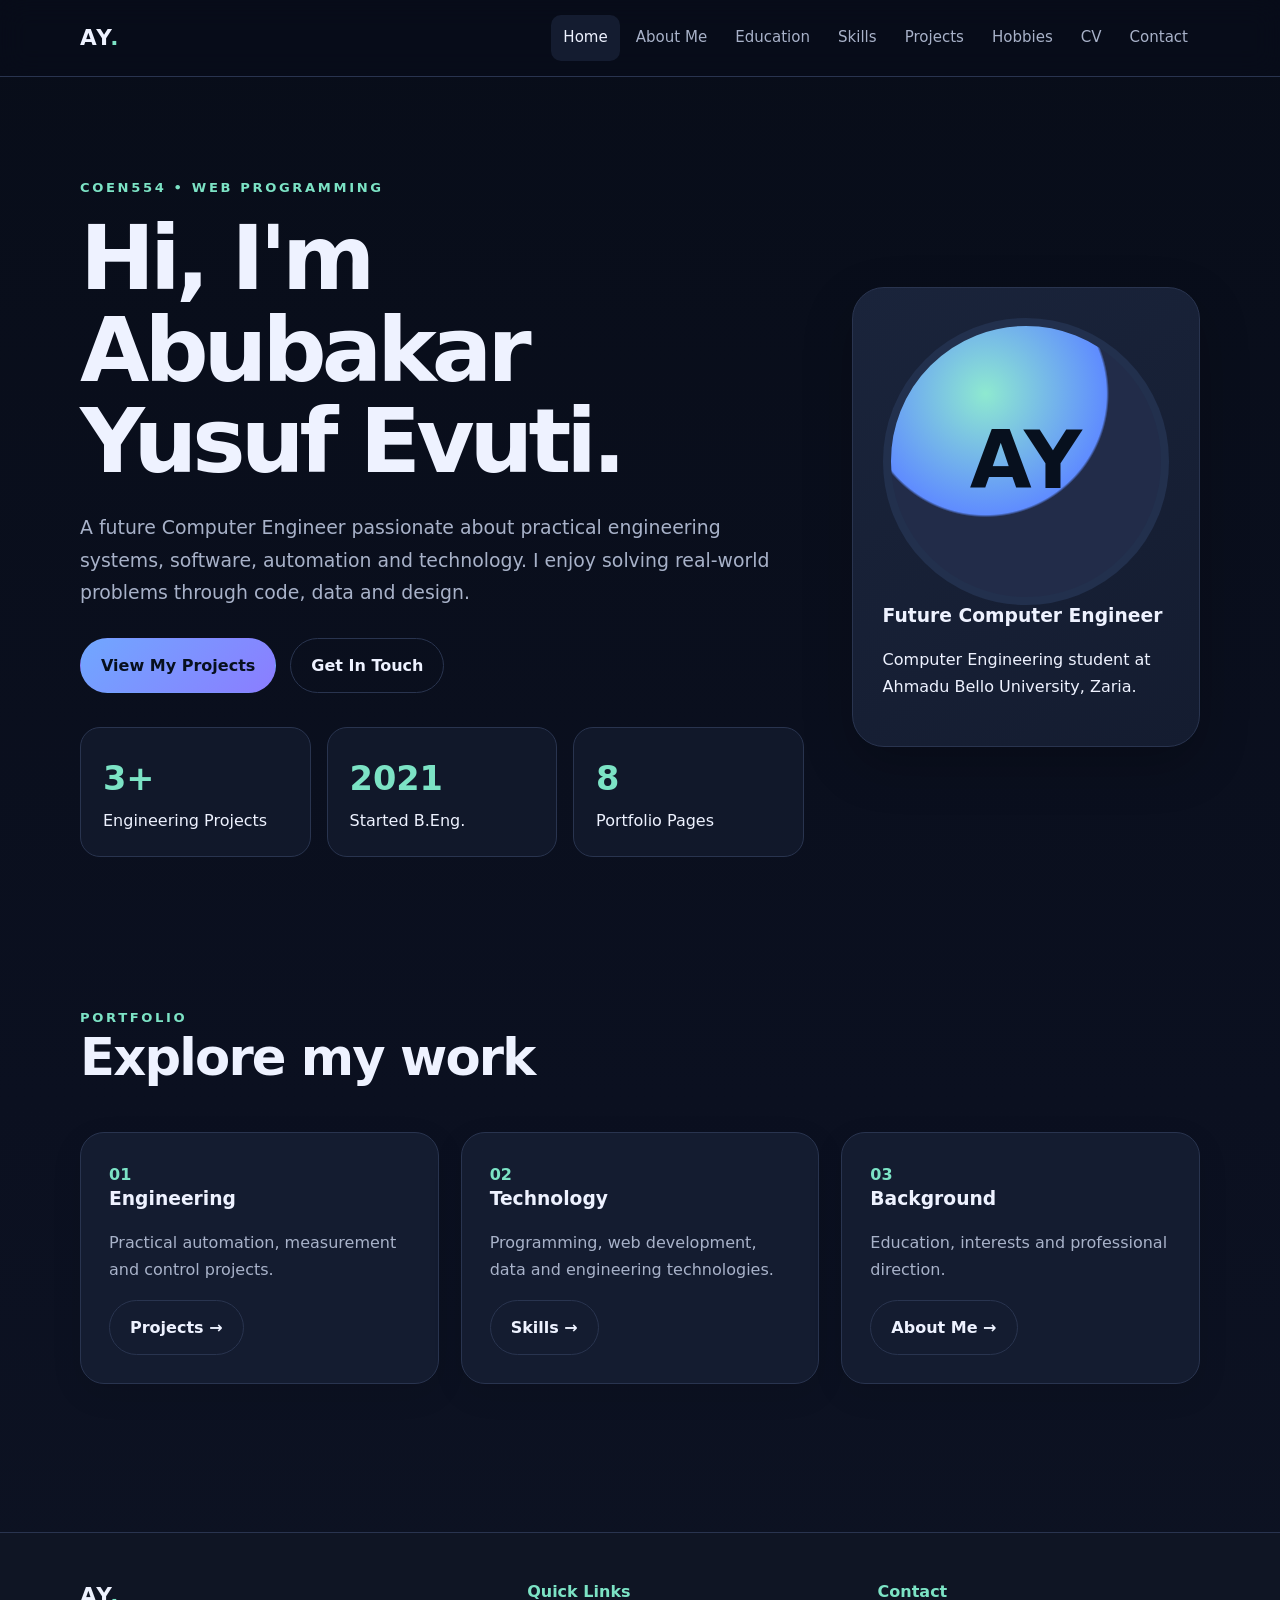
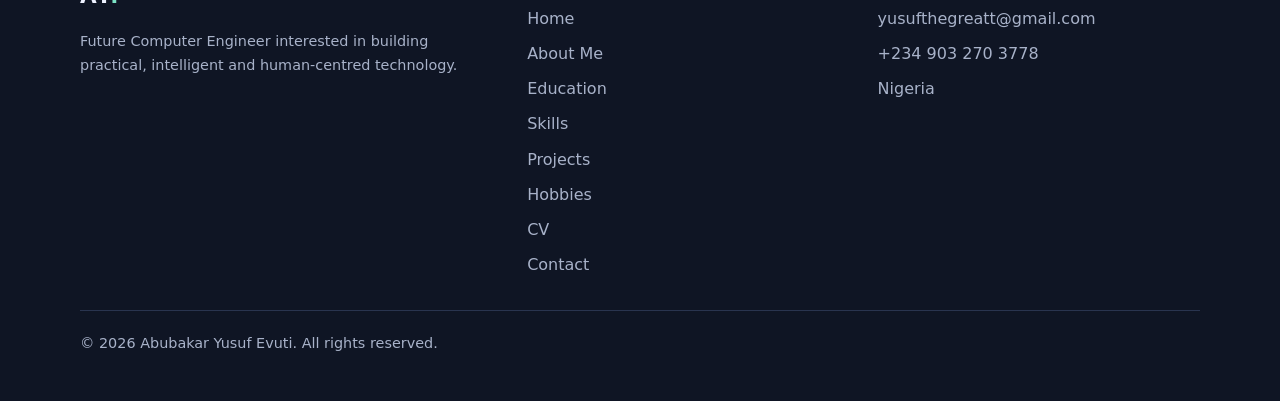
<file: index.html>
<!doctype html>
<html lang="en">
<head>
<meta charset="utf-8">
<meta name="viewport" content="width=device-width, initial-scale=1">
<meta name="description" content="Personal portfolio of Abubakar Yusuf Evuti, a future Computer Engineer.">
<title>Home | Abubakar Yusuf Evuti</title>
<link rel="stylesheet" href="assets/css/style.css">
<script type="application/ld+json">{"@context": "https://schema.org", "@type": "Person", "name": "Abubakar Yusuf Evuti", "jobTitle": "Future Computer Engineer", "email": "mailto:yusufthegreatt@gmail.com", "telephone": "+234 903 270 3778", "url": ""}</script>
</head>
<body>
<a class="skip-link" href="#main">Skip to content</a>
<header class="site-header">
  <div class="container nav-wrap">
    <a class="brand" href="index.html">AY<span>.</span></a>
    <label class="menu-button" for="menu-toggle" aria-label="Open navigation">☰</label>
    <input class="menu-toggle" type="checkbox" id="menu-toggle">
    <nav aria-label="Primary navigation">
      <ul class="nav-list"><li><a href="index.html" aria-current="page">Home</a></li>
<li><a href="about.html" >About Me</a></li>
<li><a href="education.html" >Education</a></li>
<li><a href="skills.html" >Skills</a></li>
<li><a href="projects.html" >Projects</a></li>
<li><a href="hobbies.html" >Hobbies</a></li>
<li><a href="cv.html" >CV</a></li>
<li><a href="contact.html" >Contact</a></li></ul>
    </nav>
  </div>
</header>

<main id="main">
<section class="hero">
  <div class="container hero-grid">
    <div>
      <div class="eyebrow">COEN554 • Web Programming</div>
      <h1>Hi, I'm<br>Abubakar Yusuf Evuti.</h1>
      <p class="lead">A future Computer Engineer passionate about practical engineering systems, software, automation and technology. I enjoy solving real-world problems through code, data and design.</p>
      <div class="actions">
        <a class="btn btn-primary" href="projects.html">View My Projects</a>
        <a class="btn" href="contact.html">Get In Touch</a>
      </div>
      <div class="stat-grid">
        <div class="stat"><strong>3+</strong><span>Engineering Projects</span></div>
        <div class="stat"><strong>2021</strong><span>Started B.Eng.</span></div>
        <div class="stat"><strong>8</strong><span>Portfolio Pages</span></div>
      </div>
    </div>
    <aside class="profile-card">
      <div class="avatar" aria-label="Profile placeholder">AY</div>
      <h3>Future Computer Engineer</h3>
      <p>Computer Engineering student at Ahmadu Bello University, Zaria.</p>
    </aside>
  </div>
</section>
<section class="section">
  <div class="container">
    <div class="section-head"><div><div class="eyebrow">Portfolio</div><h2>Explore my work</h2></div></div>
    <div class="grid-3">
      <article class="card"><span class="kicker">01</span><h3>Engineering</h3><p>Practical automation, measurement and control projects.</p><a class="btn" href="projects.html">Projects →</a></article>
      <article class="card"><span class="kicker">02</span><h3>Technology</h3><p>Programming, web development, data and engineering technologies.</p><a class="btn" href="skills.html">Skills →</a></article>
      <article class="card"><span class="kicker">03</span><h3>Background</h3><p>Education, interests and professional direction.</p><a class="btn" href="about.html">About Me →</a></article>
    </div>
  </div>
</section>
</main>

<footer class="site-footer">
  <div class="container footer-grid">
    <div>
      <div class="brand">AY<span>.</span></div>
      <p class="note">Future Computer Engineer interested in building practical, intelligent and human-centred technology.</p>
    </div>
    <div>
      <div class="footer-title">Quick Links</div>
      <div class="footer-links"><a href="index.html">Home</a>
<a href="about.html">About Me</a>
<a href="education.html">Education</a>
<a href="skills.html">Skills</a>
<a href="projects.html">Projects</a>
<a href="hobbies.html">Hobbies</a>
<a href="cv.html">CV</a>
<a href="contact.html">Contact</a></div>
    </div>
    <div>
      <div class="footer-title">Contact</div>
      <div class="footer-links">
        <a href="mailto:yusufthegreatt@gmail.com">yusufthegreatt@gmail.com</a>
        <a href="tel:+2349032703778">+234 903 270 3778</a>
        <span>Nigeria</span>
      </div>
    </div>
  </div>
  <div class="container copyright">© 2026 Abubakar Yusuf Evuti. All rights reserved.</div>
</footer>
</body>
</html>
</file>
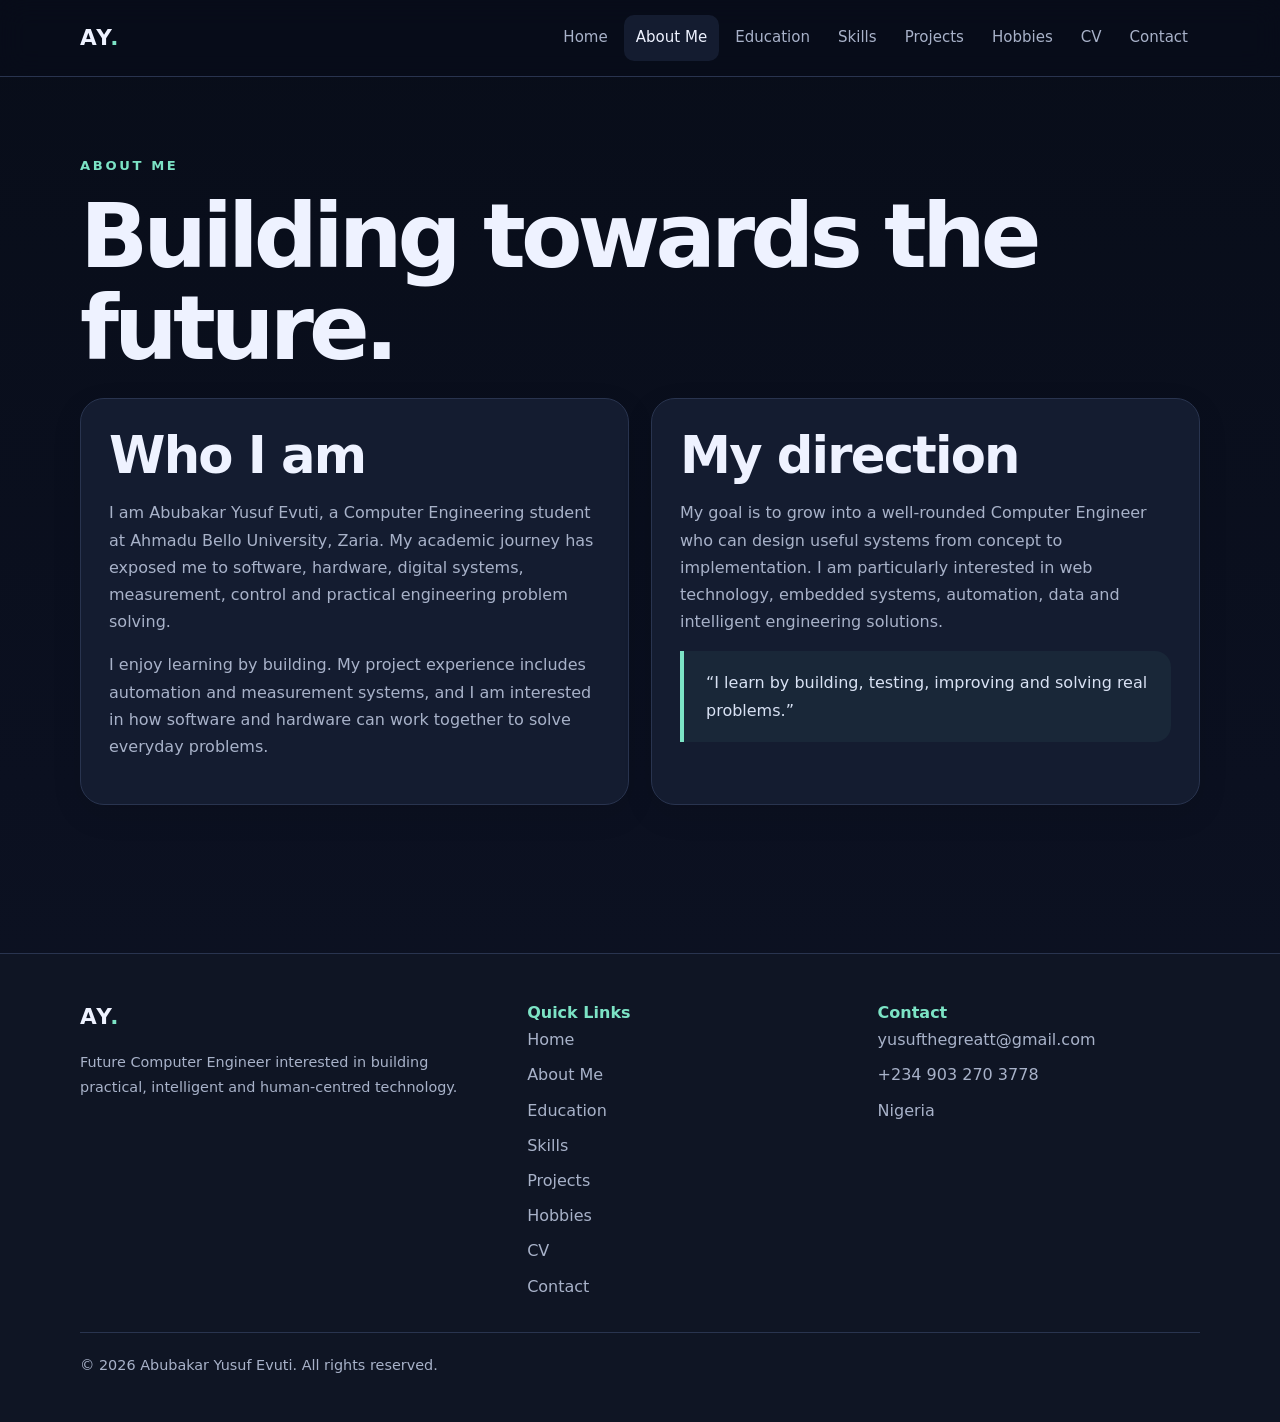
<file: about.html>
<!doctype html>
<html lang="en">
<head>
<meta charset="utf-8">
<meta name="viewport" content="width=device-width, initial-scale=1">
<meta name="description" content="About Abubakar Yusuf Evuti, a Computer Engineering student.">
<title>About Me | Abubakar Yusuf Evuti</title>
<link rel="stylesheet" href="assets/css/style.css">
<script type="application/ld+json">{"@context": "https://schema.org", "@type": "Person", "name": "Abubakar Yusuf Evuti", "jobTitle": "Future Computer Engineer", "email": "mailto:yusufthegreatt@gmail.com", "telephone": "+234 903 270 3778", "url": ""}</script>
</head>
<body>
<a class="skip-link" href="#main">Skip to content</a>
<header class="site-header">
  <div class="container nav-wrap">
    <a class="brand" href="index.html">AY<span>.</span></a>
    <label class="menu-button" for="menu-toggle" aria-label="Open navigation">☰</label>
    <input class="menu-toggle" type="checkbox" id="menu-toggle">
    <nav aria-label="Primary navigation">
      <ul class="nav-list"><li><a href="index.html" >Home</a></li>
<li><a href="about.html" aria-current="page">About Me</a></li>
<li><a href="education.html" >Education</a></li>
<li><a href="skills.html" >Skills</a></li>
<li><a href="projects.html" >Projects</a></li>
<li><a href="hobbies.html" >Hobbies</a></li>
<li><a href="cv.html" >CV</a></li>
<li><a href="contact.html" >Contact</a></li></ul>
    </nav>
  </div>
</header>

<main id="main">
<section class="section">
  <div class="container">
    <div class="eyebrow">About Me</div><h1>Building towards the future.</h1>
    <div class="grid-2">
      <article class="card">
        <h2>Who I am</h2>
        <p>I am Abubakar Yusuf Evuti, a Computer Engineering student at Ahmadu Bello University, Zaria. My academic journey has exposed me to software, hardware, digital systems, measurement, control and practical engineering problem solving.</p>
        <p>I enjoy learning by building. My project experience includes automation and measurement systems, and I am interested in how software and hardware can work together to solve everyday problems.</p>
      </article>
      <article class="card">
        <h2>My direction</h2>
        <p>My goal is to grow into a well-rounded Computer Engineer who can design useful systems from concept to implementation. I am particularly interested in web technology, embedded systems, automation, data and intelligent engineering solutions.</p>
        <div class="quote">“I learn by building, testing, improving and solving real problems.”</div>
      </article>
    </div>
  </div>
</section>
</main>

<footer class="site-footer">
  <div class="container footer-grid">
    <div>
      <div class="brand">AY<span>.</span></div>
      <p class="note">Future Computer Engineer interested in building practical, intelligent and human-centred technology.</p>
    </div>
    <div>
      <div class="footer-title">Quick Links</div>
      <div class="footer-links"><a href="index.html">Home</a>
<a href="about.html">About Me</a>
<a href="education.html">Education</a>
<a href="skills.html">Skills</a>
<a href="projects.html">Projects</a>
<a href="hobbies.html">Hobbies</a>
<a href="cv.html">CV</a>
<a href="contact.html">Contact</a></div>
    </div>
    <div>
      <div class="footer-title">Contact</div>
      <div class="footer-links">
        <a href="mailto:yusufthegreatt@gmail.com">yusufthegreatt@gmail.com</a>
        <a href="tel:+2349032703778">+234 903 270 3778</a>
        <span>Nigeria</span>
      </div>
    </div>
  </div>
  <div class="container copyright">© 2026 Abubakar Yusuf Evuti. All rights reserved.</div>
</footer>
</body>
</html>
</file>
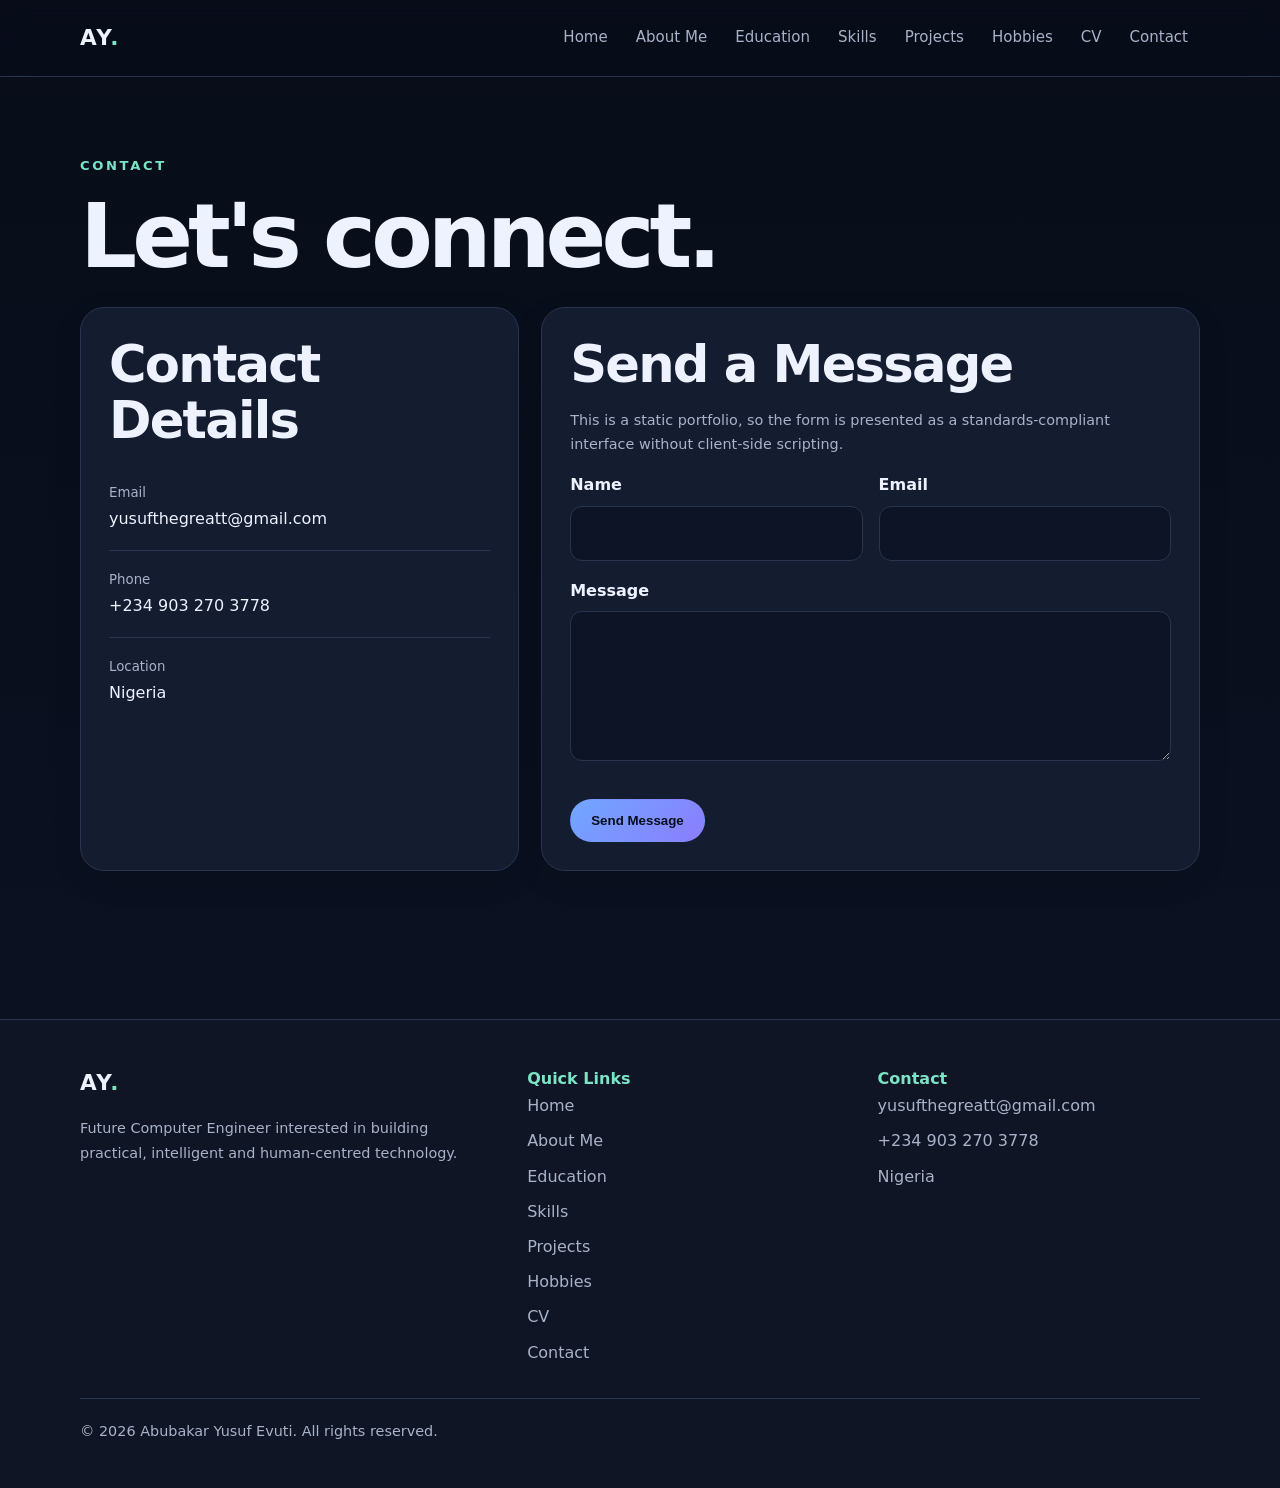
<file: contact.html>
<!doctype html>
<html lang="en">
<head>
<meta charset="utf-8">
<meta name="viewport" content="width=device-width, initial-scale=1">
<meta name="description" content="Contact Abubakar Yusuf Evuti.">
<title>Contact Me | Abubakar Yusuf Evuti</title>
<link rel="stylesheet" href="assets/css/style.css">
<script type="application/ld+json">{"@context": "https://schema.org", "@type": "Person", "name": "Abubakar Yusuf Evuti", "jobTitle": "Future Computer Engineer", "email": "mailto:yusufthegreatt@gmail.com", "telephone": "+234 903 270 3778", "url": ""}</script>
</head>
<body>
<a class="skip-link" href="#main">Skip to content</a>
<header class="site-header">
  <div class="container nav-wrap">
    <a class="brand" href="index.html">AY<span>.</span></a>
    <label class="menu-button" for="menu-toggle" aria-label="Open navigation">☰</label>
    <input class="menu-toggle" type="checkbox" id="menu-toggle">
    <nav aria-label="Primary navigation">
      <ul class="nav-list"><li><a href="index.html" >Home</a></li>
<li><a href="about.html" >About Me</a></li>
<li><a href="education.html" >Education</a></li>
<li><a href="skills.html" >Skills</a></li>
<li><a href="projects.html" >Projects</a></li>
<li><a href="hobbies.html" >Hobbies</a></li>
<li><a href="cv.html" >CV</a></li>
<li><a href="contact.html" >Contact</a></li></ul>
    </nav>
  </div>
</header>

<main id="main">
<section class="section">
  <div class="container">
    <div class="eyebrow">Contact</div><h1>Let's connect.</h1>
    <div class="contact-grid">
      <article class="card">
        <h2>Contact Details</h2>
        <div class="contact-item"><small>Email</small><a href="mailto:yusufthegreatt@gmail.com">yusufthegreatt@gmail.com</a></div>
        <div class="contact-item"><small>Phone</small><a href="tel:+2349032703778">+234 903 270 3778</a></div>
        <div class="contact-item"><small>Location</small><span>Nigeria</span></div>
      </article>
      <article class="card">
        <h2>Send a Message</h2>
        <p class="note">This is a static portfolio, so the form is presented as a standards-compliant interface without client-side scripting.</p>
        <form action="mailto:yusufthegreatt@gmail.com" method="post" enctype="text/plain">
          <div class="form-grid">
            <div><label for="name">Name</label><input id="name" name="name" required></div>
            <div><label for="email">Email</label><input id="email" name="email" type="email" required></div>
          </div>
          <div style="margin-top:16px"><label for="message">Message</label><textarea id="message" name="message" required></textarea></div>
          <div class="actions"><button class="btn btn-primary" type="submit">Send Message</button></div>
        </form>
      </article>
    </div>
  </div>
</section>
</main>

<footer class="site-footer">
  <div class="container footer-grid">
    <div>
      <div class="brand">AY<span>.</span></div>
      <p class="note">Future Computer Engineer interested in building practical, intelligent and human-centred technology.</p>
    </div>
    <div>
      <div class="footer-title">Quick Links</div>
      <div class="footer-links"><a href="index.html">Home</a>
<a href="about.html">About Me</a>
<a href="education.html">Education</a>
<a href="skills.html">Skills</a>
<a href="projects.html">Projects</a>
<a href="hobbies.html">Hobbies</a>
<a href="cv.html">CV</a>
<a href="contact.html">Contact</a></div>
    </div>
    <div>
      <div class="footer-title">Contact</div>
      <div class="footer-links">
        <a href="mailto:yusufthegreatt@gmail.com">yusufthegreatt@gmail.com</a>
        <a href="tel:+2349032703778">+234 903 270 3778</a>
        <span>Nigeria</span>
      </div>
    </div>
  </div>
  <div class="container copyright">© 2026 Abubakar Yusuf Evuti. All rights reserved.</div>
</footer>
</body>
</html>
</file>
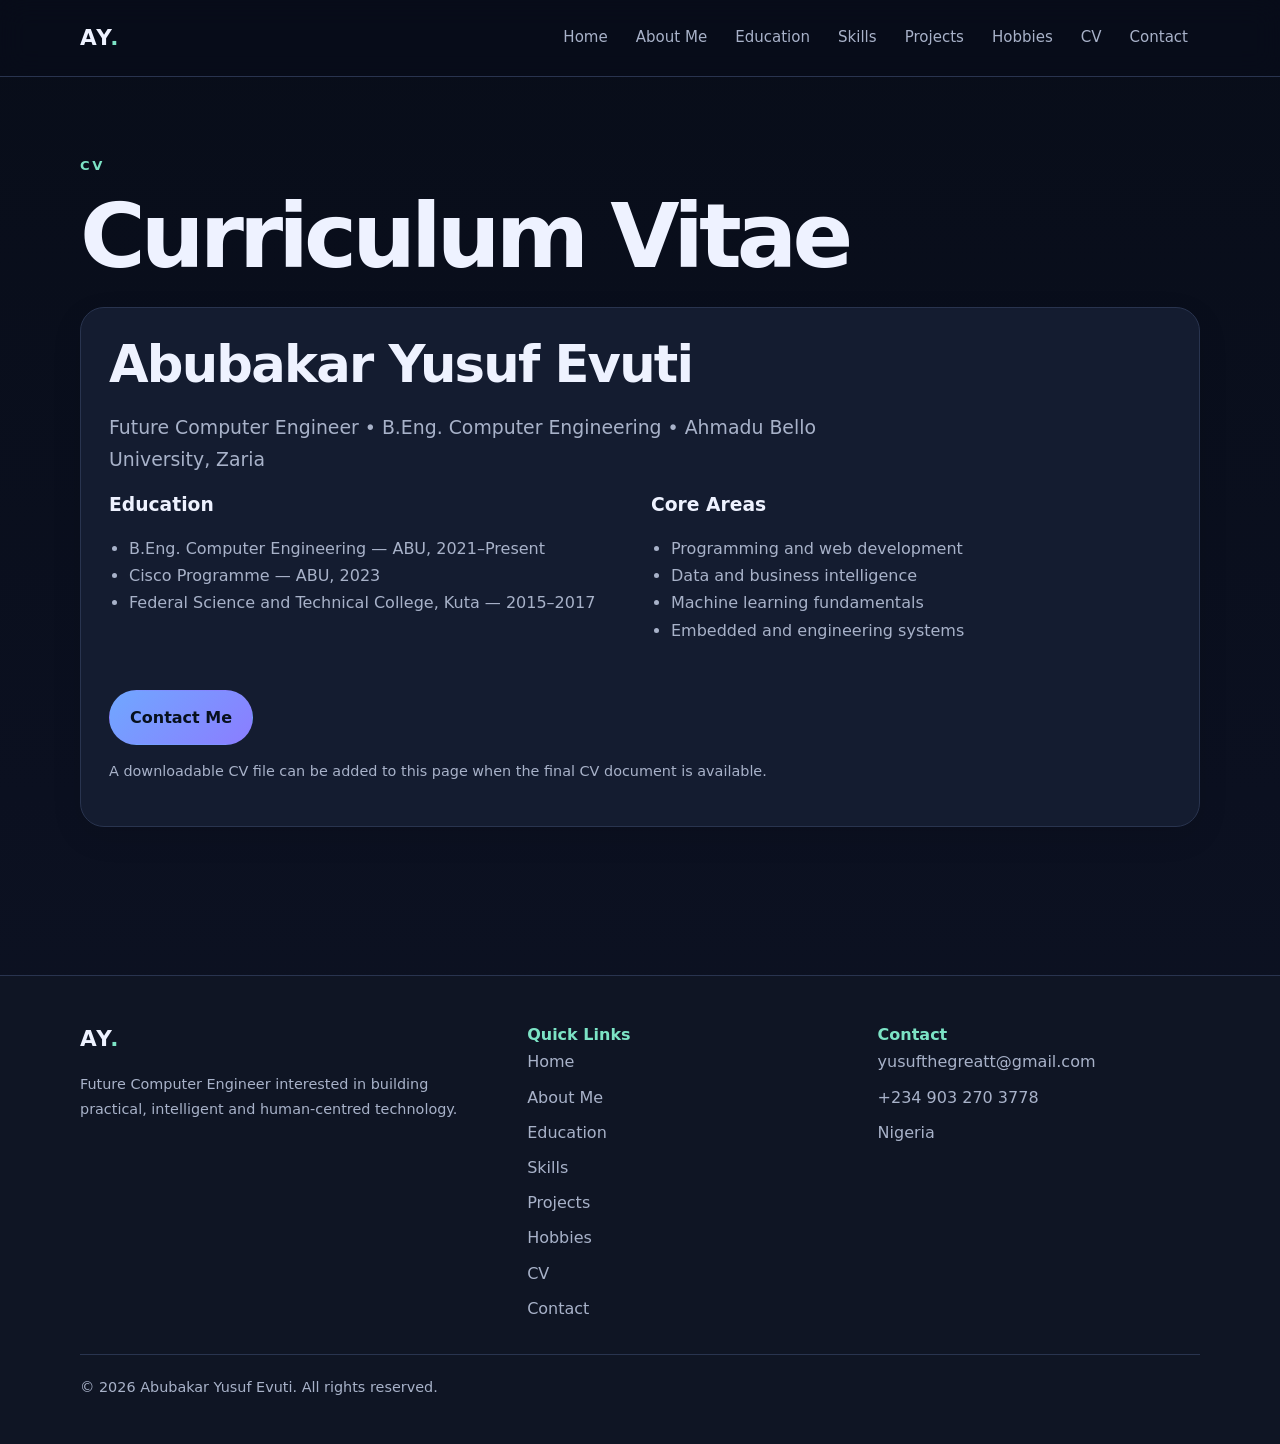
<file: cv.html>
<!doctype html>
<html lang="en">
<head>
<meta charset="utf-8">
<meta name="viewport" content="width=device-width, initial-scale=1">
<meta name="description" content="Curriculum Vitae summary of Abubakar Yusuf Evuti.">
<title>Curriculum Vitae | Abubakar Yusuf Evuti</title>
<link rel="stylesheet" href="assets/css/style.css">
<script type="application/ld+json">{"@context": "https://schema.org", "@type": "Person", "name": "Abubakar Yusuf Evuti", "jobTitle": "Future Computer Engineer", "email": "mailto:yusufthegreatt@gmail.com", "telephone": "+234 903 270 3778", "url": ""}</script>
</head>
<body>
<a class="skip-link" href="#main">Skip to content</a>
<header class="site-header">
  <div class="container nav-wrap">
    <a class="brand" href="index.html">AY<span>.</span></a>
    <label class="menu-button" for="menu-toggle" aria-label="Open navigation">☰</label>
    <input class="menu-toggle" type="checkbox" id="menu-toggle">
    <nav aria-label="Primary navigation">
      <ul class="nav-list"><li><a href="index.html" >Home</a></li>
<li><a href="about.html" >About Me</a></li>
<li><a href="education.html" >Education</a></li>
<li><a href="skills.html" >Skills</a></li>
<li><a href="projects.html" >Projects</a></li>
<li><a href="hobbies.html" >Hobbies</a></li>
<li><a href="cv.html" >CV</a></li>
<li><a href="contact.html" >Contact</a></li></ul>
    </nav>
  </div>
</header>

<main id="main">
<section class="section">
  <div class="container">
    <div class="eyebrow">CV</div><h1>Curriculum Vitae</h1>
    <div class="card">
      <h2>Abubakar Yusuf Evuti</h2>
      <p class="lead">Future Computer Engineer • B.Eng. Computer Engineering • Ahmadu Bello University, Zaria</p>
      <div class="grid-2">
        <div><h3>Education</h3><ul class="list"><li>B.Eng. Computer Engineering — ABU, 2021–Present</li><li>Cisco Programme — ABU, 2023</li><li>Federal Science and Technical College, Kuta — 2015–2017</li></ul></div>
        <div><h3>Core Areas</h3><ul class="list"><li>Programming and web development</li><li>Data and business intelligence</li><li>Machine learning fundamentals</li><li>Embedded and engineering systems</li></ul></div>
      </div>
      <div class="actions"><a class="btn btn-primary" href="contact.html">Contact Me</a></div>
      <p class="note">A downloadable CV file can be added to this page when the final CV document is available.</p>
    </div>
  </div>
</section>
</main>

<footer class="site-footer">
  <div class="container footer-grid">
    <div>
      <div class="brand">AY<span>.</span></div>
      <p class="note">Future Computer Engineer interested in building practical, intelligent and human-centred technology.</p>
    </div>
    <div>
      <div class="footer-title">Quick Links</div>
      <div class="footer-links"><a href="index.html">Home</a>
<a href="about.html">About Me</a>
<a href="education.html">Education</a>
<a href="skills.html">Skills</a>
<a href="projects.html">Projects</a>
<a href="hobbies.html">Hobbies</a>
<a href="cv.html">CV</a>
<a href="contact.html">Contact</a></div>
    </div>
    <div>
      <div class="footer-title">Contact</div>
      <div class="footer-links">
        <a href="mailto:yusufthegreatt@gmail.com">yusufthegreatt@gmail.com</a>
        <a href="tel:+2349032703778">+234 903 270 3778</a>
        <span>Nigeria</span>
      </div>
    </div>
  </div>
  <div class="container copyright">© 2026 Abubakar Yusuf Evuti. All rights reserved.</div>
</footer>
</body>
</html>
</file>
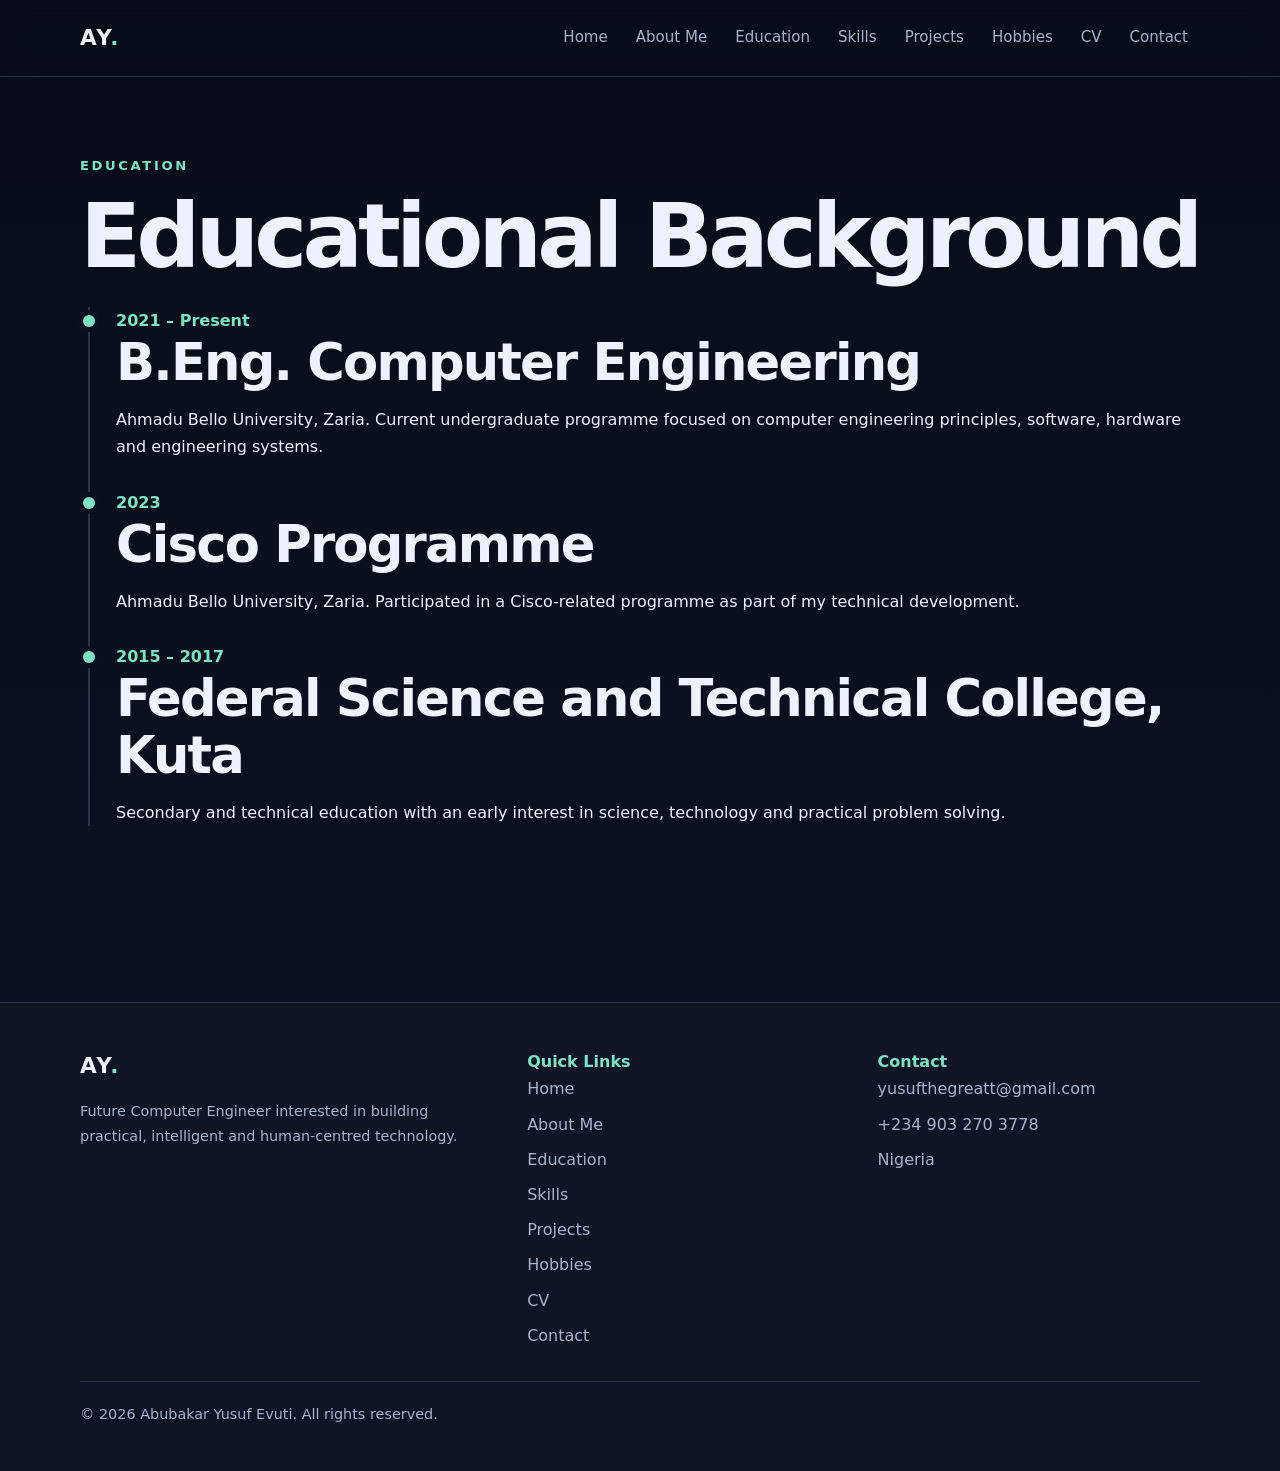
<file: education.html>
<!doctype html>
<html lang="en">
<head>
<meta charset="utf-8">
<meta name="viewport" content="width=device-width, initial-scale=1">
<meta name="description" content="Educational background of Abubakar Yusuf Evuti.">
<title>Educational Background | Abubakar Yusuf Evuti</title>
<link rel="stylesheet" href="assets/css/style.css">
<script type="application/ld+json">{"@context": "https://schema.org", "@type": "Person", "name": "Abubakar Yusuf Evuti", "jobTitle": "Future Computer Engineer", "email": "mailto:yusufthegreatt@gmail.com", "telephone": "+234 903 270 3778", "url": ""}</script>
</head>
<body>
<a class="skip-link" href="#main">Skip to content</a>
<header class="site-header">
  <div class="container nav-wrap">
    <a class="brand" href="index.html">AY<span>.</span></a>
    <label class="menu-button" for="menu-toggle" aria-label="Open navigation">☰</label>
    <input class="menu-toggle" type="checkbox" id="menu-toggle">
    <nav aria-label="Primary navigation">
      <ul class="nav-list"><li><a href="index.html" >Home</a></li>
<li><a href="about.html" >About Me</a></li>
<li><a href="education.html" >Education</a></li>
<li><a href="skills.html" >Skills</a></li>
<li><a href="projects.html" >Projects</a></li>
<li><a href="hobbies.html" >Hobbies</a></li>
<li><a href="cv.html" >CV</a></li>
<li><a href="contact.html" >Contact</a></li></ul>
    </nav>
  </div>
</header>

<main id="main">
<section class="section">
  <div class="container">
    <div class="eyebrow">Education</div><h1>Educational Background</h1>
    <div class="timeline">
      <article class="timeline-item"><div class="date">2021 – Present</div><h2>B.Eng. Computer Engineering</h2><p>Ahmadu Bello University, Zaria. Current undergraduate programme focused on computer engineering principles, software, hardware and engineering systems.</p></article>
      <article class="timeline-item"><div class="date">2023</div><h2>Cisco Programme</h2><p>Ahmadu Bello University, Zaria. Participated in a Cisco-related programme as part of my technical development.</p></article>
      <article class="timeline-item"><div class="date">2015 – 2017</div><h2>Federal Science and Technical College, Kuta</h2><p>Secondary and technical education with an early interest in science, technology and practical problem solving.</p></article>
    </div>
  </div>
</section>
</main>

<footer class="site-footer">
  <div class="container footer-grid">
    <div>
      <div class="brand">AY<span>.</span></div>
      <p class="note">Future Computer Engineer interested in building practical, intelligent and human-centred technology.</p>
    </div>
    <div>
      <div class="footer-title">Quick Links</div>
      <div class="footer-links"><a href="index.html">Home</a>
<a href="about.html">About Me</a>
<a href="education.html">Education</a>
<a href="skills.html">Skills</a>
<a href="projects.html">Projects</a>
<a href="hobbies.html">Hobbies</a>
<a href="cv.html">CV</a>
<a href="contact.html">Contact</a></div>
    </div>
    <div>
      <div class="footer-title">Contact</div>
      <div class="footer-links">
        <a href="mailto:yusufthegreatt@gmail.com">yusufthegreatt@gmail.com</a>
        <a href="tel:+2349032703778">+234 903 270 3778</a>
        <span>Nigeria</span>
      </div>
    </div>
  </div>
  <div class="container copyright">© 2026 Abubakar Yusuf Evuti. All rights reserved.</div>
</footer>
</body>
</html>
</file>
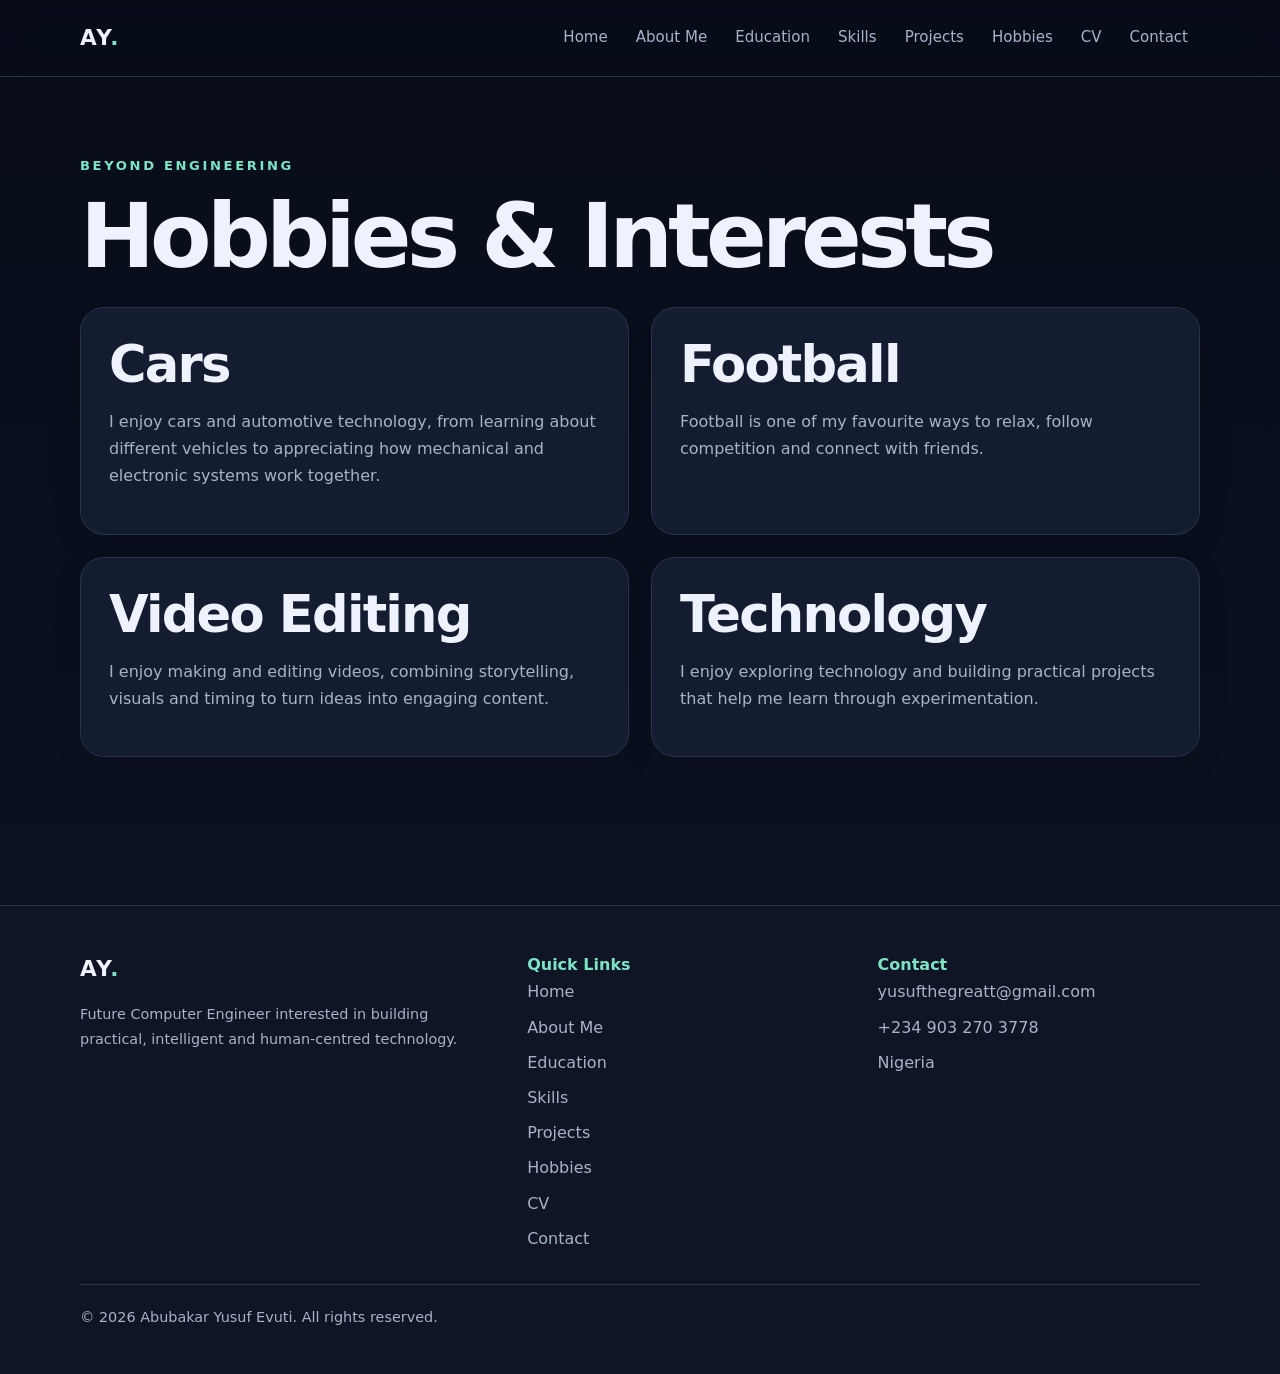
<file: hobbies.html>
<!doctype html>
<html lang="en">
<head>
<meta charset="utf-8">
<meta name="viewport" content="width=device-width, initial-scale=1">
<meta name="description" content="Hobbies and interests of Abubakar Yusuf Evuti.">
<title>Hobbies & Interests | Abubakar Yusuf Evuti</title>
<link rel="stylesheet" href="assets/css/style.css">
<script type="application/ld+json">{"@context": "https://schema.org", "@type": "Person", "name": "Abubakar Yusuf Evuti", "jobTitle": "Future Computer Engineer", "email": "mailto:yusufthegreatt@gmail.com", "telephone": "+234 903 270 3778", "url": ""}</script>
</head>
<body>
<a class="skip-link" href="#main">Skip to content</a>
<header class="site-header">
  <div class="container nav-wrap">
    <a class="brand" href="index.html">AY<span>.</span></a>
    <label class="menu-button" for="menu-toggle" aria-label="Open navigation">☰</label>
    <input class="menu-toggle" type="checkbox" id="menu-toggle">
    <nav aria-label="Primary navigation">
      <ul class="nav-list"><li><a href="index.html" >Home</a></li>
<li><a href="about.html" >About Me</a></li>
<li><a href="education.html" >Education</a></li>
<li><a href="skills.html" >Skills</a></li>
<li><a href="projects.html" >Projects</a></li>
<li><a href="hobbies.html" >Hobbies</a></li>
<li><a href="cv.html" >CV</a></li>
<li><a href="contact.html" >Contact</a></li></ul>
    </nav>
  </div>
</header>

<main id="main">
<section class="section">
  <div class="container">
    <div class="eyebrow">Beyond Engineering</div><h1>Hobbies & Interests</h1>
    <div class="grid-2">
      <article class="card"><h2>Cars</h2><p>I enjoy cars and automotive technology, from learning about different vehicles to appreciating how mechanical and electronic systems work together.</p></article>
      <article class="card"><h2>Football</h2><p>Football is one of my favourite ways to relax, follow competition and connect with friends.</p></article>
      <article class="card"><h2>Video Editing</h2><p>I enjoy making and editing videos, combining storytelling, visuals and timing to turn ideas into engaging content.</p></article>
      <article class="card"><h2>Technology</h2><p>I enjoy exploring technology and building practical projects that help me learn through experimentation.</p></article>
    </div>
  </div>
</section>
</main>

<footer class="site-footer">
  <div class="container footer-grid">
    <div>
      <div class="brand">AY<span>.</span></div>
      <p class="note">Future Computer Engineer interested in building practical, intelligent and human-centred technology.</p>
    </div>
    <div>
      <div class="footer-title">Quick Links</div>
      <div class="footer-links"><a href="index.html">Home</a>
<a href="about.html">About Me</a>
<a href="education.html">Education</a>
<a href="skills.html">Skills</a>
<a href="projects.html">Projects</a>
<a href="hobbies.html">Hobbies</a>
<a href="cv.html">CV</a>
<a href="contact.html">Contact</a></div>
    </div>
    <div>
      <div class="footer-title">Contact</div>
      <div class="footer-links">
        <a href="mailto:yusufthegreatt@gmail.com">yusufthegreatt@gmail.com</a>
        <a href="tel:+2349032703778">+234 903 270 3778</a>
        <span>Nigeria</span>
      </div>
    </div>
  </div>
  <div class="container copyright">© 2026 Abubakar Yusuf Evuti. All rights reserved.</div>
</footer>
</body>
</html>
</file>
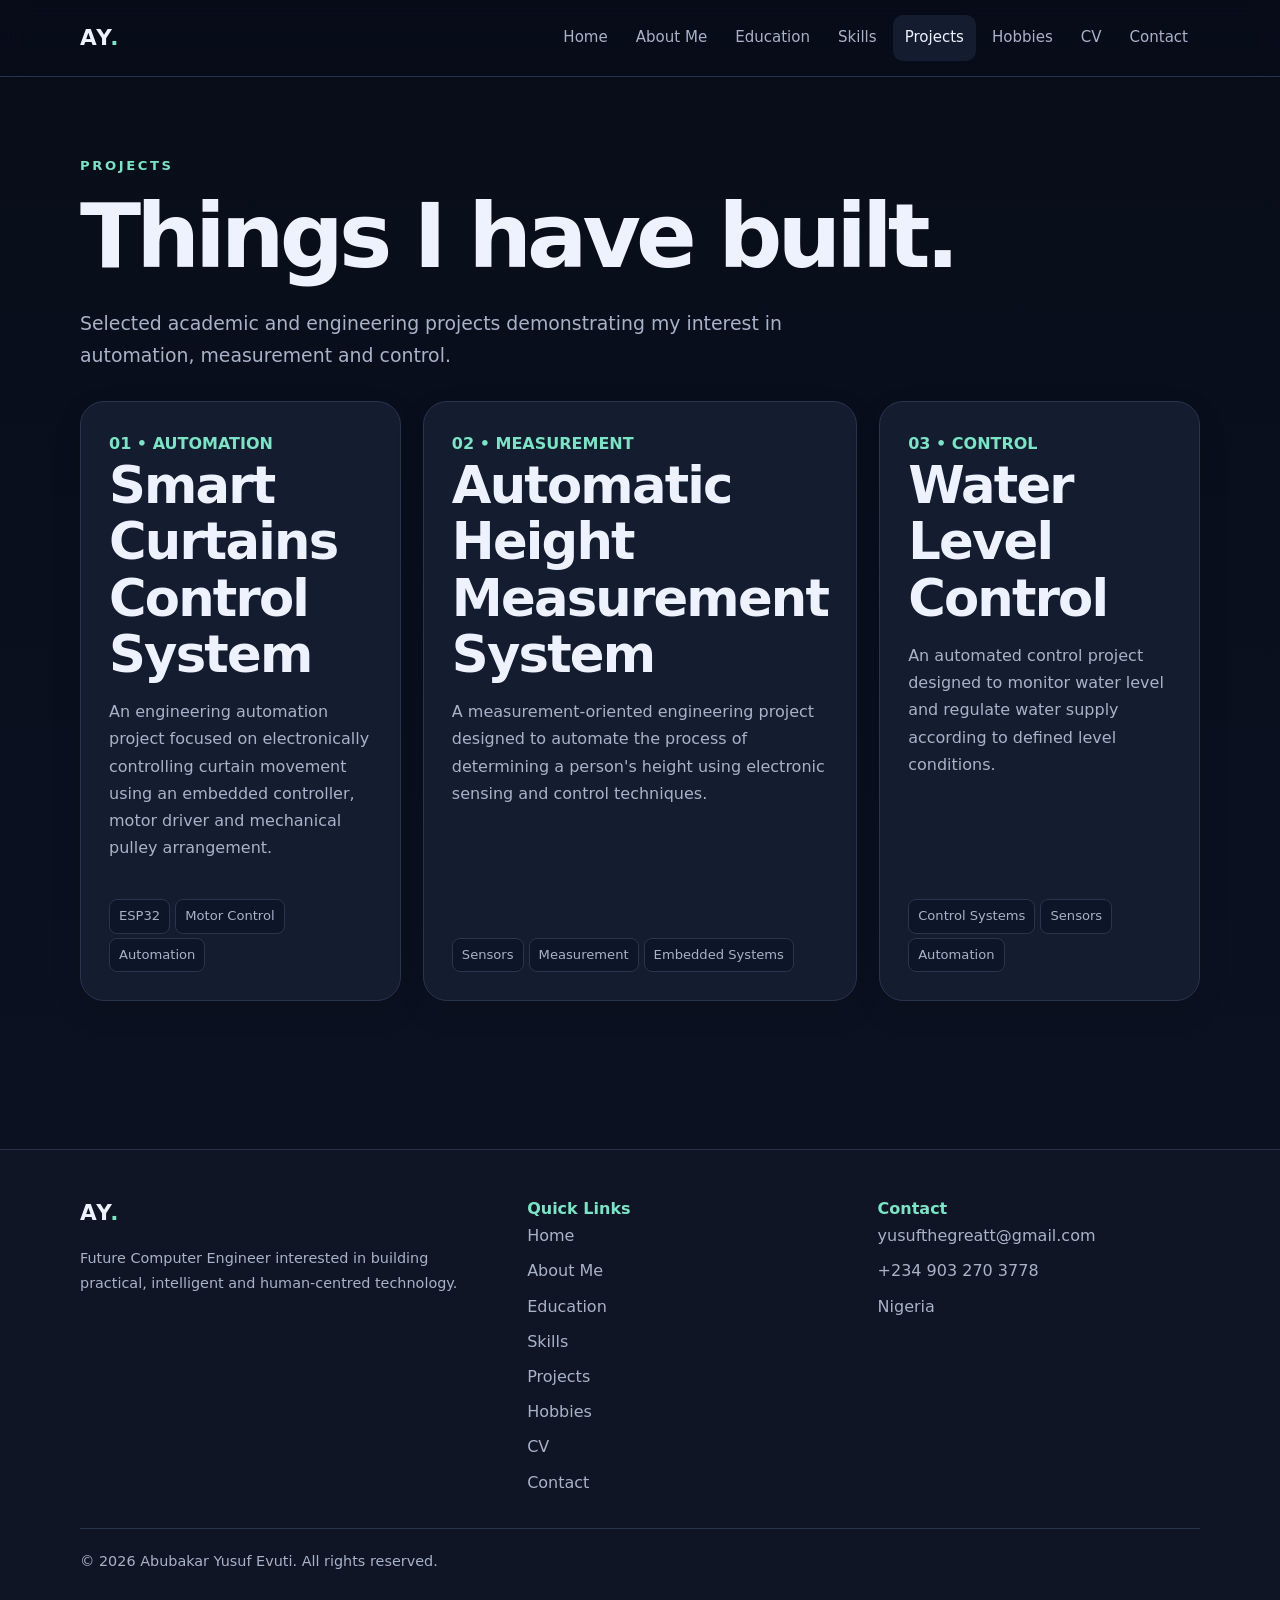
<file: projects.html>
<!doctype html>
<html lang="en">
<head>
<meta charset="utf-8">
<meta name="viewport" content="width=device-width, initial-scale=1">
<meta name="description" content="Engineering projects by Abubakar Yusuf Evuti.">
<title>Projects | Abubakar Yusuf Evuti</title>
<link rel="stylesheet" href="assets/css/style.css">
<script type="application/ld+json">{"@context": "https://schema.org", "@type": "Person", "name": "Abubakar Yusuf Evuti", "jobTitle": "Future Computer Engineer", "email": "mailto:yusufthegreatt@gmail.com", "telephone": "+234 903 270 3778", "url": ""}</script>
</head>
<body>
<a class="skip-link" href="#main">Skip to content</a>
<header class="site-header">
  <div class="container nav-wrap">
    <a class="brand" href="index.html">AY<span>.</span></a>
    <label class="menu-button" for="menu-toggle" aria-label="Open navigation">☰</label>
    <input class="menu-toggle" type="checkbox" id="menu-toggle">
    <nav aria-label="Primary navigation">
      <ul class="nav-list"><li><a href="index.html" >Home</a></li>
<li><a href="about.html" >About Me</a></li>
<li><a href="education.html" >Education</a></li>
<li><a href="skills.html" >Skills</a></li>
<li><a href="projects.html" aria-current="page">Projects</a></li>
<li><a href="hobbies.html" >Hobbies</a></li>
<li><a href="cv.html" >CV</a></li>
<li><a href="contact.html" >Contact</a></li></ul>
    </nav>
  </div>
</header>

<main id="main">
<section class="section">
  <div class="container">
    <div class="eyebrow">Projects</div><h1>Things I have built.</h1>
    <p class="lead">Selected academic and engineering projects demonstrating my interest in automation, measurement and control.</p>
    <div class="grid-3" style="margin-top:30px">
      <article class="card project-card"><div><span class="kicker">01 • AUTOMATION</span><h2>Smart Curtains Control System</h2><p>An engineering automation project focused on electronically controlling curtain movement using an embedded controller, motor driver and mechanical pulley arrangement.</p></div><div class="tag-row"><span class="tag">ESP32</span><span class="tag">Motor Control</span><span class="tag">Automation</span></div></article>
      <article class="card project-card"><div><span class="kicker">02 • MEASUREMENT</span><h2>Automatic Height Measurement System</h2><p>A measurement-oriented engineering project designed to automate the process of determining a person's height using electronic sensing and control techniques.</p></div><div class="tag-row"><span class="tag">Sensors</span><span class="tag">Measurement</span><span class="tag">Embedded Systems</span></div></article>
      <article class="card project-card"><div><span class="kicker">03 • CONTROL</span><h2>Water Level Control</h2><p>An automated control project designed to monitor water level and regulate water supply according to defined level conditions.</p></div><div class="tag-row"><span class="tag">Control Systems</span><span class="tag">Sensors</span><span class="tag">Automation</span></div></article>
    </div>
  </div>
</section>
</main>

<footer class="site-footer">
  <div class="container footer-grid">
    <div>
      <div class="brand">AY<span>.</span></div>
      <p class="note">Future Computer Engineer interested in building practical, intelligent and human-centred technology.</p>
    </div>
    <div>
      <div class="footer-title">Quick Links</div>
      <div class="footer-links"><a href="index.html">Home</a>
<a href="about.html">About Me</a>
<a href="education.html">Education</a>
<a href="skills.html">Skills</a>
<a href="projects.html">Projects</a>
<a href="hobbies.html">Hobbies</a>
<a href="cv.html">CV</a>
<a href="contact.html">Contact</a></div>
    </div>
    <div>
      <div class="footer-title">Contact</div>
      <div class="footer-links">
        <a href="mailto:yusufthegreatt@gmail.com">yusufthegreatt@gmail.com</a>
        <a href="tel:+2349032703778">+234 903 270 3778</a>
        <span>Nigeria</span>
      </div>
    </div>
  </div>
  <div class="container copyright">© 2026 Abubakar Yusuf Evuti. All rights reserved.</div>
</footer>
</body>
</html>
</file>
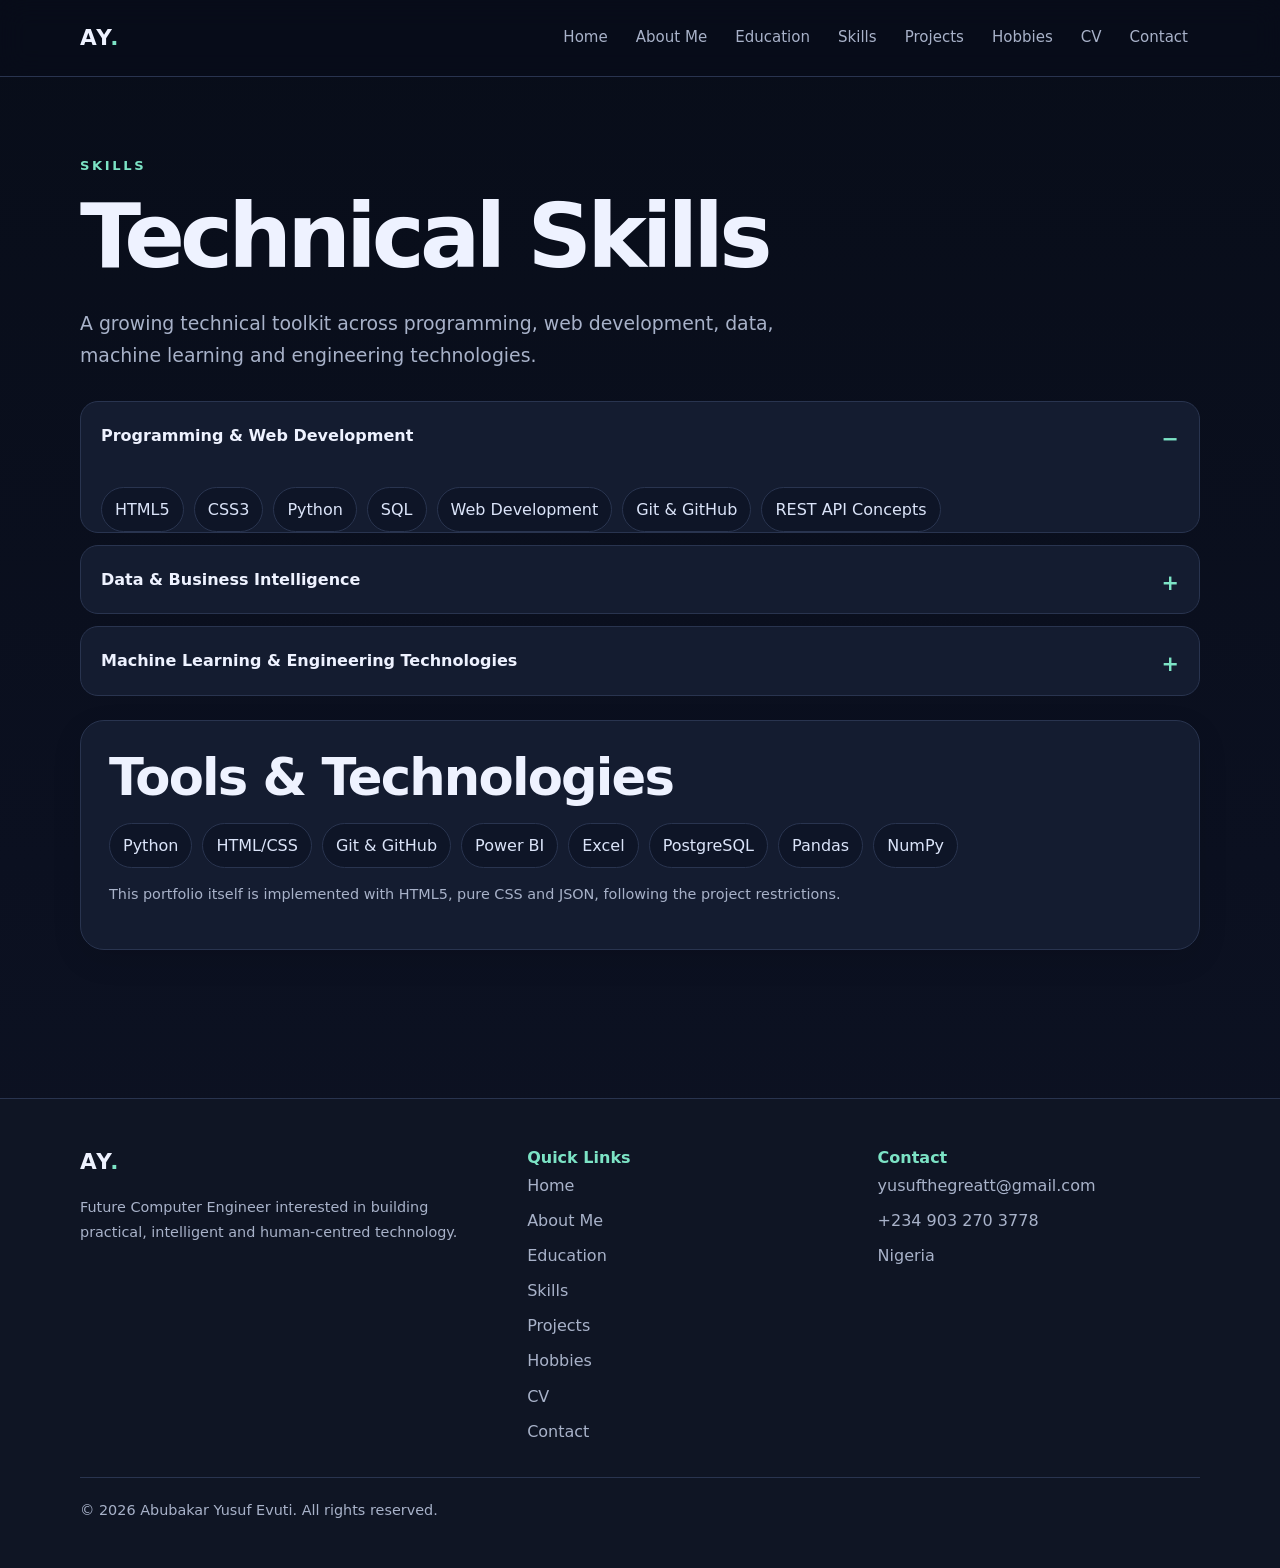
<file: skills.html>
<!doctype html>
<html lang="en">
<head>
<meta charset="utf-8">
<meta name="viewport" content="width=device-width, initial-scale=1">
<meta name="description" content="Technical skills of Abubakar Yusuf Evuti.">
<title>Technical Skills | Abubakar Yusuf Evuti</title>
<link rel="stylesheet" href="assets/css/style.css">
<script type="application/ld+json">{"@context": "https://schema.org", "@type": "Person", "name": "Abubakar Yusuf Evuti", "jobTitle": "Future Computer Engineer", "email": "mailto:yusufthegreatt@gmail.com", "telephone": "+234 903 270 3778", "url": ""}</script>
</head>
<body>
<a class="skip-link" href="#main">Skip to content</a>
<header class="site-header">
  <div class="container nav-wrap">
    <a class="brand" href="index.html">AY<span>.</span></a>
    <label class="menu-button" for="menu-toggle" aria-label="Open navigation">☰</label>
    <input class="menu-toggle" type="checkbox" id="menu-toggle">
    <nav aria-label="Primary navigation">
      <ul class="nav-list"><li><a href="index.html" >Home</a></li>
<li><a href="about.html" >About Me</a></li>
<li><a href="education.html" >Education</a></li>
<li><a href="skills.html" >Skills</a></li>
<li><a href="projects.html" >Projects</a></li>
<li><a href="hobbies.html" >Hobbies</a></li>
<li><a href="cv.html" >CV</a></li>
<li><a href="contact.html" >Contact</a></li></ul>
    </nav>
  </div>
</header>

<main id="main">
<section class="section">
  <div class="container">
    <div class="eyebrow">Skills</div><h1>Technical Skills</h1>
    <p class="lead">A growing technical toolkit across programming, web development, data, machine learning and engineering technologies.</p>
    <div style="margin-top:30px">
      <details open><summary>Programming & Web Development</summary><div class="skill-list">
        <span class="skill">HTML5</span><span class="skill">CSS3</span><span class="skill">Python</span><span class="skill">SQL</span><span class="skill">Web Development</span><span class="skill">Git & GitHub</span><span class="skill">REST API Concepts</span>
      </div></details>
      <details><summary>Data & Business Intelligence</summary><div class="skill-list">
        <span class="skill">Data Analysis</span><span class="skill">Microsoft Excel</span><span class="skill">Pandas</span><span class="skill">NumPy</span><span class="skill">Power BI</span><span class="skill">Data Visualization</span>
      </div></details>
      <details><summary>Machine Learning & Engineering Technologies</summary><div class="skill-list">
        <span class="skill">Machine Learning Fundamentals</span><span class="skill">Digital Systems</span><span class="skill">Computer Architecture</span><span class="skill">Embedded Systems</span><span class="skill">Engineering Problem Solving</span>
      </div></details>
    </div>
    <div class="card" style="margin-top:24px">
      <h2>Tools & Technologies</h2>
      <div class="skill-list">
        <span class="skill">Python</span><span class="skill">HTML/CSS</span><span class="skill">Git & GitHub</span><span class="skill">Power BI</span><span class="skill">Excel</span><span class="skill">PostgreSQL</span><span class="skill">Pandas</span><span class="skill">NumPy</span>
      </div>
      <p class="note">This portfolio itself is implemented with HTML5, pure CSS and JSON, following the project restrictions.</p>
    </div>
  </div>
</section>
</main>

<footer class="site-footer">
  <div class="container footer-grid">
    <div>
      <div class="brand">AY<span>.</span></div>
      <p class="note">Future Computer Engineer interested in building practical, intelligent and human-centred technology.</p>
    </div>
    <div>
      <div class="footer-title">Quick Links</div>
      <div class="footer-links"><a href="index.html">Home</a>
<a href="about.html">About Me</a>
<a href="education.html">Education</a>
<a href="skills.html">Skills</a>
<a href="projects.html">Projects</a>
<a href="hobbies.html">Hobbies</a>
<a href="cv.html">CV</a>
<a href="contact.html">Contact</a></div>
    </div>
    <div>
      <div class="footer-title">Contact</div>
      <div class="footer-links">
        <a href="mailto:yusufthegreatt@gmail.com">yusufthegreatt@gmail.com</a>
        <a href="tel:+2349032703778">+234 903 270 3778</a>
        <span>Nigeria</span>
      </div>
    </div>
  </div>
  <div class="container copyright">© 2026 Abubakar Yusuf Evuti. All rights reserved.</div>
</footer>
</body>
</html>
</file>
<file: assets/css/style.css>
:root{
  --bg:#0b1020;
  --surface:#141c30;
  --surface-2:#1a243b;
  --text:#eef2ff;
  --muted:#a8b2c9;
  --accent:#7ce3c5;
  --accent-2:#70a7ff;
  --border:#29344f;
  --max:1120px;
  --radius:24px;
  --shadow:0 18px 50px rgba(0,0,0,.22);
}
*{box-sizing:border-box}
html{scroll-behavior:smooth}
body{
  margin:0;
  background:linear-gradient(180deg,#080d19 0%,var(--bg) 55%,#0e1424 100%);
  color:var(--text);
  font-family:Inter,ui-sans-serif,system-ui,-apple-system,BlinkMacSystemFont,"Segoe UI",sans-serif;
  line-height:1.7;
}
a{color:inherit;text-decoration:none}
img{max-width:100%;display:block}
.container{width:min(calc(100% - 40px),var(--max));margin:auto}
.skip-link{position:absolute;left:-9999px}
.skip-link:focus{left:20px;top:20px;z-index:999;background:var(--accent);color:#081018;padding:10px 14px;border-radius:10px}
.site-header{
  position:sticky;top:0;z-index:50;
  background:rgba(8,13,25,.92);
  backdrop-filter:blur(14px);
  border-bottom:1px solid var(--border);
}
.nav-wrap{min-height:76px;display:flex;align-items:center;justify-content:space-between;gap:24px}
.brand{font-size:1.35rem;font-weight:900;letter-spacing:.08em}
.brand span{color:var(--accent)}
.menu-toggle{display:none}
.menu-button{display:none;cursor:pointer;border:1px solid var(--border);border-radius:12px;padding:8px 12px}
.nav-list{list-style:none;padding:0;margin:0;display:flex;flex-wrap:wrap;gap:4px}
.nav-list a{display:block;padding:10px 12px;color:var(--muted);font-size:.94rem;border-radius:10px}
.nav-list a:hover,.nav-list a:focus,.nav-list a[aria-current="page"]{color:var(--text);background:var(--surface)}
main{min-height:70vh}
.hero{padding:100px 0 72px}
.hero-grid{display:grid;grid-template-columns:1.35fr .65fr;gap:48px;align-items:center}
.eyebrow{text-transform:uppercase;letter-spacing:.2em;color:var(--accent);font-weight:800;font-size:.82rem}
h1{font-size:clamp(2.7rem,7vw,5.8rem);line-height:1.02;letter-spacing:-.055em;margin:14px 0 24px}
h2{font-size:clamp(2rem,4vw,3.2rem);line-height:1.1;letter-spacing:-.035em;margin:0 0 16px}
h3{line-height:1.2;margin-top:0}
.lead{font-size:1.18rem;color:var(--muted);max-width:760px}
.actions{display:flex;flex-wrap:wrap;gap:14px;margin-top:30px}
.btn{display:inline-flex;align-items:center;justify-content:center;padding:13px 20px;border-radius:999px;border:1px solid var(--border);font-weight:800}
.btn-primary{background:linear-gradient(135deg,var(--accent-2),#8b7dff);color:#07101e;border-color:transparent}
.btn:hover,.btn:focus{transform:translateY(-1px);border-color:var(--accent)}
.profile-card{background:linear-gradient(145deg,var(--surface-2),var(--surface));border:1px solid var(--border);border-radius:32px;padding:30px;box-shadow:var(--shadow)}
.avatar{aspect-ratio:1;border-radius:50%;display:grid;place-items:center;background:radial-gradient(circle at 35% 25%,#8ee9d0,#5f8cff 45%,#222c49 46%);border:8px solid #22304d;font-size:clamp(3rem,8vw,5rem);font-weight:900;color:#07101e}
.section{padding:78px 0}
.section-head{display:flex;align-items:end;justify-content:space-between;gap:20px;margin-bottom:30px}
.grid-2{display:grid;grid-template-columns:repeat(2,1fr);gap:22px}
.grid-3{display:grid;grid-template-columns:repeat(3,1fr);gap:22px}
.card{background:var(--surface);border:1px solid var(--border);border-radius:var(--radius);padding:28px;box-shadow:0 10px 30px rgba(0,0,0,.1)}
.card p{color:var(--muted)}
.stat-grid{display:grid;grid-template-columns:repeat(3,1fr);gap:16px;margin-top:34px}
.stat{padding:22px;background:rgba(20,28,48,.72);border:1px solid var(--border);border-radius:20px}
.stat strong{display:block;font-size:2.1rem;color:var(--accent)}
.kicker{color:var(--accent);font-weight:800}
.list{padding-left:20px;color:var(--muted)}
.skill-list{display:flex;flex-wrap:wrap;gap:10px;margin-top:18px}
.skill{border:1px solid var(--border);background:#0e1527;padding:8px 13px;border-radius:999px;color:#dbe4f9}
details{background:var(--surface);border:1px solid var(--border);border-radius:18px;padding:0 20px}
details+details{margin-top:12px}
summary{cursor:pointer;list-style:none;padding:20px 0;font-weight:800}
summary::-webkit-details-marker{display:none}
summary::after{content:"+";float:right;color:var(--accent);font-size:1.3rem}
details[open] summary::after{content:"−"}
.timeline{border-left:2px solid var(--border);margin-left:8px;padding-left:26px}
.timeline-item{position:relative;margin-bottom:28px}
.timeline-item::before{content:"";position:absolute;width:12px;height:12px;border-radius:50%;background:var(--accent);left:-33px;top:8px;box-shadow:0 0 0 5px var(--bg)}
.date{color:var(--accent);font-weight:800}
.project-card{display:flex;flex-direction:column;height:100%}
.project-card .tag-row{margin-top:auto;padding-top:18px}
.tag{display:inline-block;margin:4px 5px 0 0;padding:5px 9px;border-radius:8px;background:#0d1528;color:var(--muted);font-size:.82rem;border:1px solid var(--border)}
.quote{border-left:4px solid var(--accent);padding:18px 22px;background:rgba(124,227,197,.05);color:#d9e2f4;border-radius:0 16px 16px 0}
.contact-grid{display:grid;grid-template-columns:.8fr 1.2fr;gap:22px}
.contact-item{padding:18px 0;border-bottom:1px solid var(--border)}
.contact-item:last-child{border-bottom:0}
.contact-item small{display:block;color:var(--muted)}
.form-grid{display:grid;grid-template-columns:1fr 1fr;gap:16px}
label{display:block;font-weight:700;margin-bottom:7px}
input,textarea{
  width:100%;padding:13px 14px;border-radius:12px;border:1px solid var(--border);
  background:#0d1425;color:var(--text);font:inherit;
}
textarea{min-height:150px;resize:vertical}
input:focus,textarea:focus{outline:2px solid var(--accent-2);outline-offset:2px}
.site-footer{margin-top:70px;border-top:1px solid var(--border);background:#0f1524;padding:45px 0}
.footer-grid{display:grid;grid-template-columns:1.3fr 1fr 1fr;gap:28px}
.footer-title{color:var(--accent);font-weight:900}
.footer-links{display:grid;gap:8px;color:var(--muted)}
.copyright{margin-top:32px;padding-top:20px;border-top:1px solid var(--border);color:var(--muted);font-size:.9rem}
.note{font-size:.9rem;color:var(--muted)}
.report-box{background:#0e1527;border:1px dashed var(--border);border-radius:18px;padding:20px}
@media (max-width:850px){
  .hero-grid,.contact-grid,.grid-2,.grid-3{grid-template-columns:1fr}
  .footer-grid{grid-template-columns:1fr 1fr}
  .nav-wrap{position:relative}
  .menu-button{display:block}
  .nav-list{
    display:none;position:absolute;left:0;right:0;top:76px;
    padding:12px;background:#0a1020;border:1px solid var(--border);border-radius:0 0 18px 18px;
    flex-direction:column;
  }
  .menu-toggle:checked ~ .nav-list{display:flex}
  .nav-list a{padding:13px}
}
@media (max-width:560px){
  .container{width:min(calc(100% - 28px),var(--max))}
  .hero{padding:72px 0 45px}
  .section{padding:55px 0}
  .stat-grid,.form-grid,.footer-grid{grid-template-columns:1fr}
  .profile-card{padding:20px}
  h1{font-size:clamp(2.5rem,15vw,4rem)}
}
</file>
